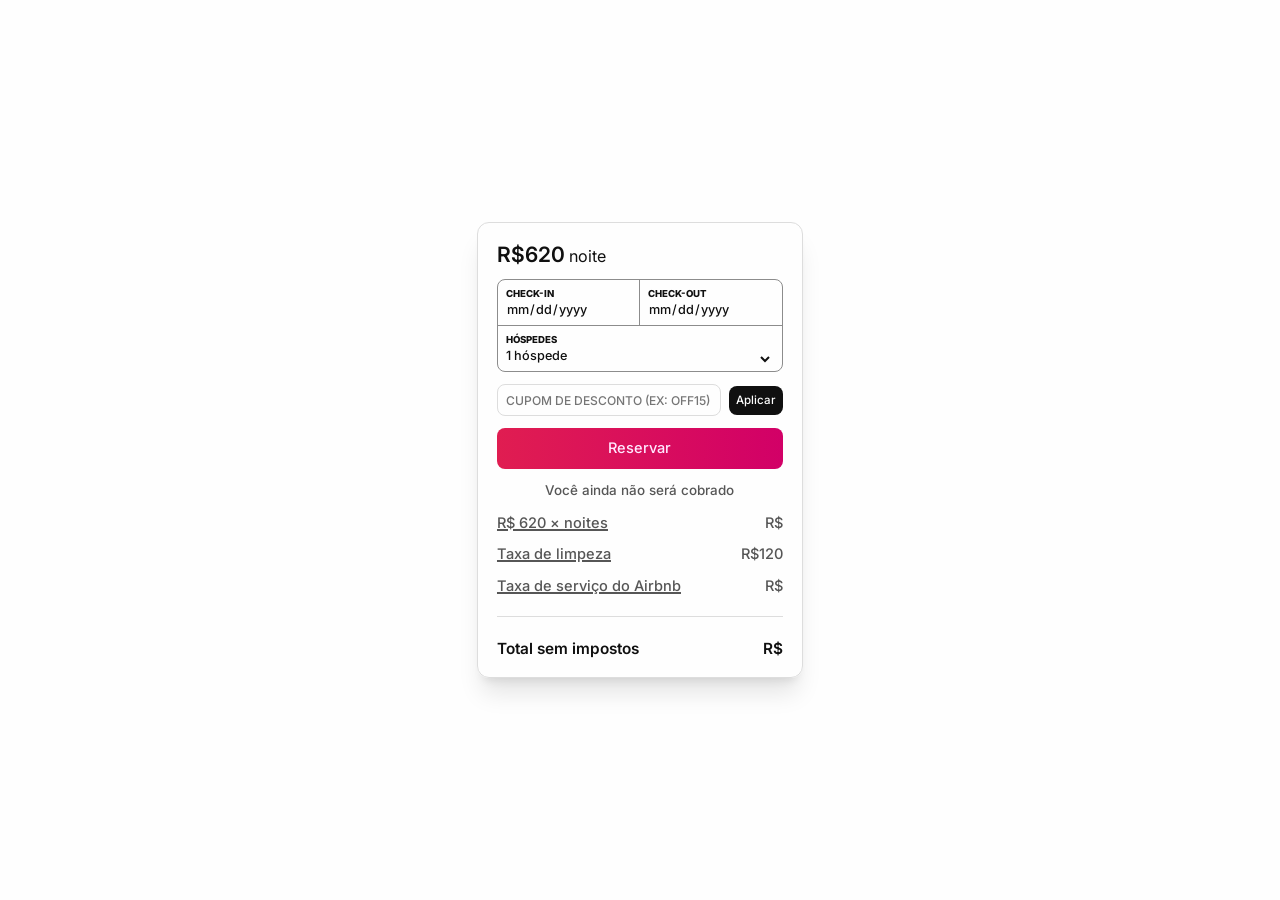
<file: Atividades/ATV - Airbnb/index.html>
<!DOCTYPE html>
<html lang="pt-br">
<head>
    <meta charset="UTF-8">
    <meta name="viewport" content="width=device-width, initial-scale=1.0">
    <title>Airbnb</title>
    <link rel="preconnect" href="https://fonts.googleapis.com">
    <link rel="preconnect" href="https://fonts.gstatic.com" crossorigin>
    <link href="https://fonts.googleapis.com/css2?family=Inter:ital,opsz,wght@0,14..32,100..900;1,14..32,100..900&display=swap" rel="stylesheet">
    <link rel="stylesheet" href="css/reset.css">
    <link rel="stylesheet" href="css/style.css">
</head>
<body>
    <main>
        <div class="container">
            <h1><span>R$</span><span class="diaria"></span> noite</h1>
            <form>
                <div class="check-in">
                    <label for="check-in">Check-in</label>
                    <input type="date" name="check-in" id="check-in" onclick="this.showPicker()">
                </div>
                <div class="check-out">
                    <label for="check-out">Check-out</label>
                    <input type="date" name="check-out" id="check-out" onclick="this.showPicker()">
                </div>
                <div class="hospedes" id="hospedes">
                    <label for="hospedes">Hóspedes</label>
                    <select name="hospedes" id="hospedes">
                        <option value="0">1 hóspede</option>
                        <option value="20">2 hóspedes</option>
                        <option value="40">3 hóspedes</option>
                        <option value="60">4 hóspedes</option>
                    </select>
                </div>
            </form>
            <div class="cupons">
                <input type="text" name="cupons" id="cupons" placeholder="Cupom de Desconto (EX: OFF15)" pattern="OFF\d{3}" maxlength="6">
                <button>Aplicar</button>
            </div> 
            <button class="reservar">Reservar</button>
            <p class="aviso">
                Você ainda não será cobrado
            </p>
            <ul>
                <li>
                    <span class="item">R$ <span class="diaria">620</span> &times; <span id="noites"></span> noites</span>
                    <span>R$<span id="valorDiaria"></span></span>
                </li>
                <li>
                    <span class="item">Taxa de limpeza</span>
                    <span>R$120</span>
                </li>
                <li>
                    <span class="item">Taxa de serviço do Airbnb</span>
                    <span>R$<span id="valorServico"></span></span>
                </li>
            </ul>
            <p class="total">
                <span>Total sem impostos</span>
                <span>R$<span id="valorTotal"></span></span>
            </p>
        </div>
    </main>
</body>
<script src="js/script.js"></script>
</html>
</file>
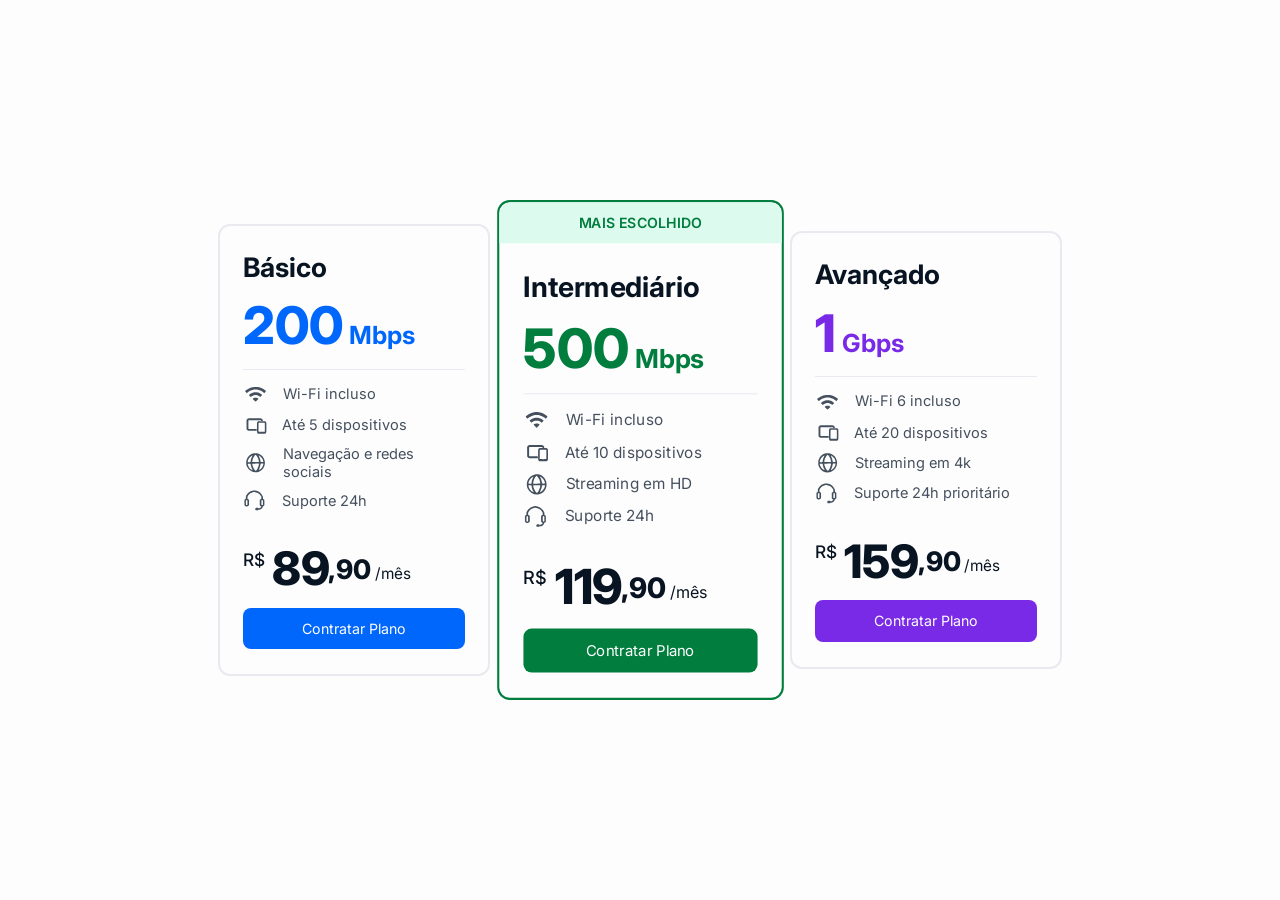
<file: Atividades/ATV - Cards/index.html>
<!DOCTYPE html>
<html lang="pt-br">
<head>
    <meta charset="UTF-8">
    <meta name="viewport" content="width=device-width, initial-scale=1.0">
    <title>Cards</title>
    <link rel="preconnect" href="https://fonts.googleapis.com">
    <link rel="preconnect" href="https://fonts.gstatic.com" crossorigin>
    <link href="https://fonts.googleapis.com/css2?family=Inter:ital,opsz,wght@0,14..32,100..900;1,14..32,100..900&display=swap" rel="stylesheet">
    <link rel="stylesheet" href="css/reset.css">
    <link rel="stylesheet" href="css/style.css">
</head>
<body>
    <main>
        <div class="container">
            <ul class="cards">
                <li class="card basico">
                    <div class="card-content">
                        <h1>Básico</h1>
                        <p class="velocidade basico">
                            <span>200</span> Mbps
                        </p>
                        <div>
                            <ul>
                                <li>
                                    <svg class="wifi" viewBox="0 0 508.000000 393.000000"><g transform="translate(0.000000,393.000000) scale(0.100000,-0.100000)"><path d="M2220 3559 c-489 -48 -974 -196 -1401 -428 -158 -86 -381 -233 -509 -336 -121 -97 -302 -265 -298 -276 2 -5 104 -110 227 -233 l224 -225 81 76 c392 365 893 620 1431 728 200 40 307 49 565 49 258 0 365 -9 565 -49 542 -109 1043 -364 1436 -733 l76 -71 224 225 c123 123 225 228 227 233 4 11 -178 180 -298 276 -52 42 -165 123 -250 179 -464 309 -955 490 -1540 572 -137 19 -618 27 -760 13z"/><path d="M2285 2249 c-383 -40 -814 -212 -1124 -449 -83 -63 -224 -187 -229 -201 -3 -7 397 -415 440 -448 15 -11 26 -6 85 49 92 83 268 200 383 253 137 64 225 94 368 124 114 24 148 27 332 27 184 0 218 -3 332 -27 69 -15 159 -39 200 -53 196 -71 408 -195 550 -324 36 -33 70 -60 75 -60 13 0 455 449 451 459 -6 15 -141 135 -223 197 -335 254 -737 413 -1144 454 -119 12 -379 11 -496 -1z"/><path d="M2422 949 c-76 -10 -193 -41 -272 -73 -65 -27 -202 -114 -265 -170 l-40 -35 335 -335 c262 -263 340 -336 360 -336 20 0 98 73 360 336 l335 335 -40 35 c-58 52 -195 141 -260 169 -104 46 -296 86 -405 83 -25 0 -73 -4 -108 -9z"/></g></svg>
                                    <p>Wi-Fi incluso</p>
                                </li>
                                <li>
                                    <svg class="dispositivos" viewBox="0 0 834.000000 567.000000"><g transform="translate(0.000000,567.000000) scale(0.100000,-0.100000)"><path d="M1760 5040 c0 -5 -18 -10 -40 -10 -22 0 -40 -4 -40 -10 0 -5 -18 -10 -40 -10 -22 0 -40 -4 -40 -10 0 -5 -9 -10 -20 -10 -11 0 -20 -4 -20 -10 0 -5 -9 -10 -20 -10 -11 0 -20 -4 -20 -10 0 -5 -9 -10 -20 -10 -11 0 -20 -4 -20 -10 0 -5 -9 -10 -20 -10 -11 0 -20 -4 -20 -10 0 -5 -8 -10 -18 -10 -10 0 -24 -9 -32 -20 -8 -11 -20 -20 -27 -20 -17 0 -143 -126 -143 -143 0 -7 -9 -19 -20 -27 -11 -8 -20 -22 -20 -32 0 -10 -4 -18 -10 -18 -5 0 -10 -9 -10 -20 0 -11 -4 -20 -10 -20 -5 0 -10 -9 -10 -20 0 -11 -4 -20 -10 -20 -5 0 -10 -13 -10 -30 0 -16 -4 -30 -10 -30 -5 0 -10 -22 -10 -50 0 -27 -4 -50 -10 -50 -5 0 -10 -18 -10 -40 0 -22 5 -40 10 -40 7 0 10 -447 10 -1320 0 -873 3 -1320 10 -1320 6 0 10 -13 10 -30 0 -16 5 -30 10 -30 6 0 10 -9 10 -20 0 -11 5 -20 10 -20 6 0 10 -7 10 -16 0 -9 14 -29 30 -44 17 -15 30 -33 30 -39 0 -17 147 -161 165 -161 8 0 15 -4 15 -10 0 -5 8 -10 18 -10 10 0 24 -9 32 -20 8 -11 22 -20 32 -20 10 0 18 -4 18 -10 0 -5 14 -10 30 -10 17 0 30 -4 30 -10 0 -5 9 -10 20 -10 11 0 20 -4 20 -10 0 -5 14 -10 30 -10 17 0 30 -4 30 -10 0 -5 18 -10 40 -10 22 0 40 -4 40 -10 0 -6 40 -10 100 -10 60 0 100 -4 100 -10 0 -7 375 -10 1105 -10 l1106 0 34 35 c19 19 35 40 35 47 0 8 9 20 20 28 12 8 20 26 20 42 0 15 5 28 10 28 6 0 10 22 10 49 0 30 5 52 13 55 10 5 10 7 0 12 -8 3 -13 25 -13 55 0 27 -4 49 -10 49 -5 0 -10 13 -10 28 0 16 -8 34 -20 42 -11 8 -20 20 -20 28 0 7 -11 24 -25 37 l-24 25 -1176 0 c-777 0 -1175 3 -1175 10 0 6 -9 10 -20 10 -11 0 -20 5 -20 10 0 6 -7 10 -15 10 -9 0 -31 16 -50 35 l-35 34 0 1266 c0 837 3 1265 10 1265 6 0 10 12 10 26 0 35 22 54 64 54 20 0 36 5 36 10 0 7 627 10 1860 10 1233 0 1860 -3 1860 -10 0 -5 12 -10 26 -10 36 0 54 -22 54 -70 0 -33 6 -47 35 -75 19 -19 40 -35 47 -35 8 0 20 -9 28 -20 8 -12 26 -20 42 -20 15 0 28 -4 28 -10 0 -5 22 -10 49 -10 30 0 52 -5 55 -12 5 -10 7 -10 12 0 3 7 25 12 55 12 27 0 49 5 49 10 0 6 13 10 28 10 16 0 34 8 42 20 8 11 20 20 28 20 7 0 24 11 37 25 23 22 25 32 25 120 0 57 -4 95 -10 95 -5 0 -10 14 -10 30 0 17 -4 30 -10 30 -5 0 -10 14 -10 30 0 17 -4 30 -10 30 -5 0 -10 8 -10 18 0 10 -9 24 -20 32 -11 8 -20 20 -20 27 0 17 -166 183 -183 183 -7 0 -19 9 -27 20 -8 11 -22 20 -32 20 -10 0 -18 5 -18 10 0 6 -9 10 -20 10 -11 0 -20 5 -20 10 0 6 -9 10 -20 10 -11 0 -20 5 -20 10 0 6 -9 10 -20 10 -11 0 -20 5 -20 10 0 6 -13 10 -30 10 -16 0 -30 5 -30 10 0 6 -13 10 -30 10 -16 0 -30 5 -30 10 0 6 -22 10 -50 10 -27 0 -50 5 -50 10 0 7 -623 10 -1850 10 -1227 0 -1850 -3 -1850 -10z"/><path d="M4740 4140 c0 -5 -9 -10 -20 -10 -11 0 -20 -4 -20 -10 0 -5 -12 -10 -26 -10 -16 0 -37 -12 -54 -30 -15 -16 -33 -30 -39 -30 -15 0 -61 -46 -61 -61 0 -6 -13 -24 -30 -39 -16 -15 -30 -35 -30 -44 0 -9 -4 -16 -10 -16 -5 0 -10 -9 -10 -20 0 -11 -4 -20 -10 -20 -5 0 -10 -9 -10 -20 0 -11 -4 -20 -10 -20 -5 0 -10 -9 -10 -20 0 -11 -4 -20 -10 -20 -5 0 -10 -13 -10 -30 0 -16 -4 -30 -10 -30 -5 0 -10 -18 -10 -40 0 -22 -4 -40 -10 -40 -6 0 -10 -30 -10 -70 0 -40 -4 -70 -10 -70 -5 0 -10 -22 -10 -50 0 -27 5 -50 10 -50 7 0 10 -177 10 -510 0 -333 -3 -510 -10 -510 -6 0 -10 -100 -10 -280 0 -180 4 -280 10 -280 7 0 10 -180 10 -520 0 -340 3 -520 10 -520 6 0 10 -18 10 -40 0 -22 5 -40 10 -40 6 0 10 -13 10 -30 0 -16 5 -30 10 -30 6 0 10 -9 10 -20 0 -11 5 -20 10 -20 6 0 10 -13 10 -28 0 -16 8 -34 20 -42 11 -8 20 -21 20 -30 0 -9 9 -22 20 -30 11 -8 20 -20 20 -28 0 -16 65 -82 81 -82 6 0 24 -13 39 -30 15 -16 35 -30 44 -30 9 0 16 -4 16 -10 0 -5 14 -10 30 -10 17 0 30 -4 30 -10 0 -7 357 -10 1050 -10 693 0 1050 3 1050 10 0 6 14 10 30 10 17 0 30 5 30 10 0 6 8 10 18 10 10 0 24 9 32 20 8 11 20 20 27 20 19 0 143 126 143 145 0 8 5 15 10 15 6 0 10 8 10 18 0 10 9 24 20 32 12 8 20 26 20 42 0 15 5 28 10 28 6 0 10 9 10 20 0 11 5 20 10 20 6 0 10 14 10 30 0 17 5 30 10 30 6 0 10 23 10 50 0 28 5 50 10 50 7 0 10 470 10 1390 0 920 -3 1390 -10 1390 -5 0 -10 23 -10 50 0 28 -4 50 -10 50 -5 0 -10 14 -10 30 0 17 -4 30 -10 30 -5 0 -10 9 -10 20 0 11 -4 20 -10 20 -5 0 -10 13 -10 28 0 16 -8 34 -20 42 -11 8 -20 22 -20 32 0 10 -4 18 -10 18 -5 0 -10 7 -10 15 0 19 -124 145 -143 145 -7 0 -19 9 -27 20 -8 11 -22 20 -32 20 -10 0 -18 5 -18 10 0 6 -13 10 -30 10 -16 0 -30 5 -30 10 0 7 -357 10 -1050 10 -693 0 -1050 -3 -1050 -10z m1920 -500 c0 -5 11 -10 25 -10 29 0 75 -40 75 -65 0 -8 5 -15 10 -15 7 0 10 -433 10 -1280 0 -847 -3 -1280 -10 -1280 -5 0 -10 -7 -10 -15 0 -20 -45 -65 -65 -65 -8 0 -15 -4 -15 -10 0 -7 -290 -10 -850 -10 -560 0 -850 3 -850 10 0 6 -22 10 -50 10 -27 0 -50 5 -50 10 0 6 -7 10 -16 10 -46 0 -44 -54 -44 1330 l0 1301 35 34 c21 22 44 35 60 35 14 0 25 5 25 10 0 7 293 10 860 10 567 0 860 -3 860 -10z"/></g></svg>
                                    <p>Até 5 dispositivos</p>
                                </li>
                                <li>
                                    <svg class="web" viewBox="0 0 208.000000 206.000000"><g transform="translate(0.000000,206.000000) scale(0.100000,-0.100000)"><path d="M875 1945 c-342 -65 -618 -318 -721 -662 -21 -71 -27 -116 -31 -229 -7 -197 17 -314 98 -478 209 -420 686 -621 1122 -472 240 82 424 247 537 481 62 126 89 231 97 366 27 490 -305 914 -781 999 -80 14 -235 11 -321 -5z m228 -184 c58 -62 138 -183 183 -278 38 -80 80 -236 90 -330 6 -54 5 -61 -12 -66 -41 -12 -589 -19 -616 -8 -24 9 -28 16 -28 48 0 43 32 193 56 268 49 148 220 415 267 415 8 0 35 -22 60 -49z m-392 -112 c-79 -149 -151 -392 -151 -512 0 -26 -6 -49 -14 -56 -9 -8 -56 -11 -142 -9 -152 4 -148 -1 -115 131 48 187 154 345 310 458 57 42 134 80 144 70 4 -4 -10 -41 -32 -82z m743 39 c89 -52 219 -183 269 -268 65 -112 117 -311 86 -331 -22 -14 -223 -11 -241 4 -10 7 -24 58 -38 137 -27 149 -64 261 -131 391 -27 52 -49 98 -49 102 0 17 39 4 104 -35z m-85 -767 c47 -30 -44 -358 -145 -521 -64 -104 -125 -178 -152 -186 -28 -8 -46 7 -121 101 -68 85 -132 206 -172 323 -33 96 -62 243 -53 267 5 12 45 15 253 18 135 1 275 3 311 5 36 1 72 -2 79 -7z m451 -29 c0 -52 -35 -175 -71 -248 -65 -131 -188 -260 -327 -341 -67 -39 -69 -21 -13 98 68 142 106 262 127 399 9 63 22 118 28 122 6 4 66 8 134 8 l122 0 0 -38z m-1273 16 c6 -7 20 -67 32 -132 28 -149 46 -204 123 -367 34 -71 59 -131 56 -134 -7 -8 -76 23 -132 59 -124 79 -213 185 -287 339 -39 82 -72 206 -62 233 7 19 256 21 270 2z"/></g></svg>
                                    <p>Navegação e redes sociais</p>
                                </li>
                                <li>
                                    <svg class="suporte" viewBox="0 0 834.000000 567.000000"><g transform="translate(0.000000,567.000000) scale(0.100000,-0.100000)"><path d="M3890 5345 c-655 -91 -1237 -466 -1626 -1047 -112 -167 -228 -392 -249 -483 -14 -59 -15 -107 -9 -310 6 -197 4 -246 -7 -267 -18 -32 -91 -88 -166 -127 -79 -40 -146 -112 -169 -181 -18 -51 -19 -96 -19 -690 0 -633 0 -635 22 -680 31 -64 165 -176 280 -234 113 -56 304 -83 387 -53 23 8 70 20 106 27 105 19 215 85 311 186 82 87 79 56 79 734 0 648 -3 688 -54 768 -30 47 -142 134 -248 193 -46 26 -88 57 -95 70 -9 16 -13 81 -13 204 0 310 33 412 214 666 288 405 702 675 1191 779 129 27 437 38 582 21 644 -80 1194 -474 1490 -1069 l68 -136 3 -220 c2 -166 0 -227 -10 -245 -7 -14 -50 -45 -97 -70 -111 -61 -238 -165 -270 -221 l-26 -45 0 -645 c0 -355 4 -662 8 -682 18 -86 220 -253 341 -282 27 -7 28 -9 22 -52 -7 -55 -20 -80 -88 -171 -42 -57 -74 -85 -153 -138 -136 -91 -159 -104 -229 -125 -93 -28 -247 -30 -268 -4 -45 56 -68 72 -133 92 -122 38 -174 45 -264 38 -216 -18 -301 -58 -357 -169 -22 -43 -27 -70 -31 -158 -7 -143 8 -190 81 -253 74 -63 130 -76 318 -76 188 0 281 22 333 80 46 51 148 80 279 80 147 0 342 58 488 145 236 141 407 408 408 638 0 29 5 49 13 51 97 28 192 82 296 169 55 46 74 69 93 115 l23 57 0 640 c0 607 -1 642 -19 679 -28 60 -104 135 -169 167 -75 38 -148 94 -166 127 -11 22 -13 67 -7 245 l7 218 -37 92 c-58 147 -169 358 -259 492 -401 600 -975 971 -1645 1061 -130 17 -431 17 -560 -1z m-1500 -2485 c20 -20 20 -33 20 -590 0 -603 -1 -617 -45 -634 -24 -9 -298 -7 -312 2 -30 19 -33 70 -33 545 0 491 7 631 35 673 15 23 19 24 165 24 137 0 152 -2 170 -20z m3951 1 l24 -19 3 -559 c2 -307 0 -572 -3 -590 -11 -60 -20 -63 -191 -63 -141 0 -156 2 -174 20 -20 20 -20 30 -18 611 3 571 4 591 22 605 15 11 56 14 167 14 130 0 150 -2 170 -19z"/></g></svg>
                                    <p>Suporte 24h</p>
                                </li>
                            </ul>
                            <p>
                                <span>R$</span><span>89</span><span>,90</span><span>/mês</span>
                            </p>
                            <button class="basico">Contratar Plano</button>
                        </div>
                    </div>
                </li>
                <li class="card intermediario active">
                    <div class="card-header">
                        <p>Mais Escolhido</p>
                    </div>
                    <div class="card-content">
                        <h1>Intermediário</h1>
                        <p class="velocidade intermediario">
                            <span>500</span> Mbps
                        </p>
                        <div>
                            <ul>
                                <li>
                                    <svg class="wifi" viewBox="0 0 508.000000 393.000000"><g transform="translate(0.000000,393.000000) scale(0.100000,-0.100000)"><path d="M2220 3559 c-489 -48 -974 -196 -1401 -428 -158 -86 -381 -233 -509 -336 -121 -97 -302 -265 -298 -276 2 -5 104 -110 227 -233 l224 -225 81 76 c392 365 893 620 1431 728 200 40 307 49 565 49 258 0 365 -9 565 -49 542 -109 1043 -364 1436 -733 l76 -71 224 225 c123 123 225 228 227 233 4 11 -178 180 -298 276 -52 42 -165 123 -250 179 -464 309 -955 490 -1540 572 -137 19 -618 27 -760 13z"/><path d="M2285 2249 c-383 -40 -814 -212 -1124 -449 -83 -63 -224 -187 -229 -201 -3 -7 397 -415 440 -448 15 -11 26 -6 85 49 92 83 268 200 383 253 137 64 225 94 368 124 114 24 148 27 332 27 184 0 218 -3 332 -27 69 -15 159 -39 200 -53 196 -71 408 -195 550 -324 36 -33 70 -60 75 -60 13 0 455 449 451 459 -6 15 -141 135 -223 197 -335 254 -737 413 -1144 454 -119 12 -379 11 -496 -1z"/><path d="M2422 949 c-76 -10 -193 -41 -272 -73 -65 -27 -202 -114 -265 -170 l-40 -35 335 -335 c262 -263 340 -336 360 -336 20 0 98 73 360 336 l335 335 -40 35 c-58 52 -195 141 -260 169 -104 46 -296 86 -405 83 -25 0 -73 -4 -108 -9z"/></g></svg>
                                    <p>Wi-Fi incluso</p>
                                </li>
                                <li>
                                    <svg class="dispositivos" viewBox="0 0 834.000000 567.000000"><g transform="translate(0.000000,567.000000) scale(0.100000,-0.100000)"><path d="M1760 5040 c0 -5 -18 -10 -40 -10 -22 0 -40 -4 -40 -10 0 -5 -18 -10 -40 -10 -22 0 -40 -4 -40 -10 0 -5 -9 -10 -20 -10 -11 0 -20 -4 -20 -10 0 -5 -9 -10 -20 -10 -11 0 -20 -4 -20 -10 0 -5 -9 -10 -20 -10 -11 0 -20 -4 -20 -10 0 -5 -9 -10 -20 -10 -11 0 -20 -4 -20 -10 0 -5 -8 -10 -18 -10 -10 0 -24 -9 -32 -20 -8 -11 -20 -20 -27 -20 -17 0 -143 -126 -143 -143 0 -7 -9 -19 -20 -27 -11 -8 -20 -22 -20 -32 0 -10 -4 -18 -10 -18 -5 0 -10 -9 -10 -20 0 -11 -4 -20 -10 -20 -5 0 -10 -9 -10 -20 0 -11 -4 -20 -10 -20 -5 0 -10 -13 -10 -30 0 -16 -4 -30 -10 -30 -5 0 -10 -22 -10 -50 0 -27 -4 -50 -10 -50 -5 0 -10 -18 -10 -40 0 -22 5 -40 10 -40 7 0 10 -447 10 -1320 0 -873 3 -1320 10 -1320 6 0 10 -13 10 -30 0 -16 5 -30 10 -30 6 0 10 -9 10 -20 0 -11 5 -20 10 -20 6 0 10 -7 10 -16 0 -9 14 -29 30 -44 17 -15 30 -33 30 -39 0 -17 147 -161 165 -161 8 0 15 -4 15 -10 0 -5 8 -10 18 -10 10 0 24 -9 32 -20 8 -11 22 -20 32 -20 10 0 18 -4 18 -10 0 -5 14 -10 30 -10 17 0 30 -4 30 -10 0 -5 9 -10 20 -10 11 0 20 -4 20 -10 0 -5 14 -10 30 -10 17 0 30 -4 30 -10 0 -5 18 -10 40 -10 22 0 40 -4 40 -10 0 -6 40 -10 100 -10 60 0 100 -4 100 -10 0 -7 375 -10 1105 -10 l1106 0 34 35 c19 19 35 40 35 47 0 8 9 20 20 28 12 8 20 26 20 42 0 15 5 28 10 28 6 0 10 22 10 49 0 30 5 52 13 55 10 5 10 7 0 12 -8 3 -13 25 -13 55 0 27 -4 49 -10 49 -5 0 -10 13 -10 28 0 16 -8 34 -20 42 -11 8 -20 20 -20 28 0 7 -11 24 -25 37 l-24 25 -1176 0 c-777 0 -1175 3 -1175 10 0 6 -9 10 -20 10 -11 0 -20 5 -20 10 0 6 -7 10 -15 10 -9 0 -31 16 -50 35 l-35 34 0 1266 c0 837 3 1265 10 1265 6 0 10 12 10 26 0 35 22 54 64 54 20 0 36 5 36 10 0 7 627 10 1860 10 1233 0 1860 -3 1860 -10 0 -5 12 -10 26 -10 36 0 54 -22 54 -70 0 -33 6 -47 35 -75 19 -19 40 -35 47 -35 8 0 20 -9 28 -20 8 -12 26 -20 42 -20 15 0 28 -4 28 -10 0 -5 22 -10 49 -10 30 0 52 -5 55 -12 5 -10 7 -10 12 0 3 7 25 12 55 12 27 0 49 5 49 10 0 6 13 10 28 10 16 0 34 8 42 20 8 11 20 20 28 20 7 0 24 11 37 25 23 22 25 32 25 120 0 57 -4 95 -10 95 -5 0 -10 14 -10 30 0 17 -4 30 -10 30 -5 0 -10 14 -10 30 0 17 -4 30 -10 30 -5 0 -10 8 -10 18 0 10 -9 24 -20 32 -11 8 -20 20 -20 27 0 17 -166 183 -183 183 -7 0 -19 9 -27 20 -8 11 -22 20 -32 20 -10 0 -18 5 -18 10 0 6 -9 10 -20 10 -11 0 -20 5 -20 10 0 6 -9 10 -20 10 -11 0 -20 5 -20 10 0 6 -9 10 -20 10 -11 0 -20 5 -20 10 0 6 -13 10 -30 10 -16 0 -30 5 -30 10 0 6 -13 10 -30 10 -16 0 -30 5 -30 10 0 6 -22 10 -50 10 -27 0 -50 5 -50 10 0 7 -623 10 -1850 10 -1227 0 -1850 -3 -1850 -10z"/><path d="M4740 4140 c0 -5 -9 -10 -20 -10 -11 0 -20 -4 -20 -10 0 -5 -12 -10 -26 -10 -16 0 -37 -12 -54 -30 -15 -16 -33 -30 -39 -30 -15 0 -61 -46 -61 -61 0 -6 -13 -24 -30 -39 -16 -15 -30 -35 -30 -44 0 -9 -4 -16 -10 -16 -5 0 -10 -9 -10 -20 0 -11 -4 -20 -10 -20 -5 0 -10 -9 -10 -20 0 -11 -4 -20 -10 -20 -5 0 -10 -9 -10 -20 0 -11 -4 -20 -10 -20 -5 0 -10 -13 -10 -30 0 -16 -4 -30 -10 -30 -5 0 -10 -18 -10 -40 0 -22 -4 -40 -10 -40 -6 0 -10 -30 -10 -70 0 -40 -4 -70 -10 -70 -5 0 -10 -22 -10 -50 0 -27 5 -50 10 -50 7 0 10 -177 10 -510 0 -333 -3 -510 -10 -510 -6 0 -10 -100 -10 -280 0 -180 4 -280 10 -280 7 0 10 -180 10 -520 0 -340 3 -520 10 -520 6 0 10 -18 10 -40 0 -22 5 -40 10 -40 6 0 10 -13 10 -30 0 -16 5 -30 10 -30 6 0 10 -9 10 -20 0 -11 5 -20 10 -20 6 0 10 -13 10 -28 0 -16 8 -34 20 -42 11 -8 20 -21 20 -30 0 -9 9 -22 20 -30 11 -8 20 -20 20 -28 0 -16 65 -82 81 -82 6 0 24 -13 39 -30 15 -16 35 -30 44 -30 9 0 16 -4 16 -10 0 -5 14 -10 30 -10 17 0 30 -4 30 -10 0 -7 357 -10 1050 -10 693 0 1050 3 1050 10 0 6 14 10 30 10 17 0 30 5 30 10 0 6 8 10 18 10 10 0 24 9 32 20 8 11 20 20 27 20 19 0 143 126 143 145 0 8 5 15 10 15 6 0 10 8 10 18 0 10 9 24 20 32 12 8 20 26 20 42 0 15 5 28 10 28 6 0 10 9 10 20 0 11 5 20 10 20 6 0 10 14 10 30 0 17 5 30 10 30 6 0 10 23 10 50 0 28 5 50 10 50 7 0 10 470 10 1390 0 920 -3 1390 -10 1390 -5 0 -10 23 -10 50 0 28 -4 50 -10 50 -5 0 -10 14 -10 30 0 17 -4 30 -10 30 -5 0 -10 9 -10 20 0 11 -4 20 -10 20 -5 0 -10 13 -10 28 0 16 -8 34 -20 42 -11 8 -20 22 -20 32 0 10 -4 18 -10 18 -5 0 -10 7 -10 15 0 19 -124 145 -143 145 -7 0 -19 9 -27 20 -8 11 -22 20 -32 20 -10 0 -18 5 -18 10 0 6 -13 10 -30 10 -16 0 -30 5 -30 10 0 7 -357 10 -1050 10 -693 0 -1050 -3 -1050 -10z m1920 -500 c0 -5 11 -10 25 -10 29 0 75 -40 75 -65 0 -8 5 -15 10 -15 7 0 10 -433 10 -1280 0 -847 -3 -1280 -10 -1280 -5 0 -10 -7 -10 -15 0 -20 -45 -65 -65 -65 -8 0 -15 -4 -15 -10 0 -7 -290 -10 -850 -10 -560 0 -850 3 -850 10 0 6 -22 10 -50 10 -27 0 -50 5 -50 10 0 6 -7 10 -16 10 -46 0 -44 -54 -44 1330 l0 1301 35 34 c21 22 44 35 60 35 14 0 25 5 25 10 0 7 293 10 860 10 567 0 860 -3 860 -10z"/></g></svg>
                                    <p>Até 10 dispositivos</p>
                                </li>
                                <li>
                                    <svg class="web" viewBox="0 0 208.000000 206.000000"><g transform="translate(0.000000,206.000000) scale(0.100000,-0.100000)"><path d="M875 1945 c-342 -65 -618 -318 -721 -662 -21 -71 -27 -116 -31 -229 -7 -197 17 -314 98 -478 209 -420 686 -621 1122 -472 240 82 424 247 537 481 62 126 89 231 97 366 27 490 -305 914 -781 999 -80 14 -235 11 -321 -5z m228 -184 c58 -62 138 -183 183 -278 38 -80 80 -236 90 -330 6 -54 5 -61 -12 -66 -41 -12 -589 -19 -616 -8 -24 9 -28 16 -28 48 0 43 32 193 56 268 49 148 220 415 267 415 8 0 35 -22 60 -49z m-392 -112 c-79 -149 -151 -392 -151 -512 0 -26 -6 -49 -14 -56 -9 -8 -56 -11 -142 -9 -152 4 -148 -1 -115 131 48 187 154 345 310 458 57 42 134 80 144 70 4 -4 -10 -41 -32 -82z m743 39 c89 -52 219 -183 269 -268 65 -112 117 -311 86 -331 -22 -14 -223 -11 -241 4 -10 7 -24 58 -38 137 -27 149 -64 261 -131 391 -27 52 -49 98 -49 102 0 17 39 4 104 -35z m-85 -767 c47 -30 -44 -358 -145 -521 -64 -104 -125 -178 -152 -186 -28 -8 -46 7 -121 101 -68 85 -132 206 -172 323 -33 96 -62 243 -53 267 5 12 45 15 253 18 135 1 275 3 311 5 36 1 72 -2 79 -7z m451 -29 c0 -52 -35 -175 -71 -248 -65 -131 -188 -260 -327 -341 -67 -39 -69 -21 -13 98 68 142 106 262 127 399 9 63 22 118 28 122 6 4 66 8 134 8 l122 0 0 -38z m-1273 16 c6 -7 20 -67 32 -132 28 -149 46 -204 123 -367 34 -71 59 -131 56 -134 -7 -8 -76 23 -132 59 -124 79 -213 185 -287 339 -39 82 -72 206 -62 233 7 19 256 21 270 2z"/></g></svg>
                                    <p>Streaming em HD</p>
                                </li>
                                <li>
                                    <svg class="suporte" viewBox="0 0 834.000000 567.000000"><g transform="translate(0.000000,567.000000) scale(0.100000,-0.100000)"><path d="M3890 5345 c-655 -91 -1237 -466 -1626 -1047 -112 -167 -228 -392 -249 -483 -14 -59 -15 -107 -9 -310 6 -197 4 -246 -7 -267 -18 -32 -91 -88 -166 -127 -79 -40 -146 -112 -169 -181 -18 -51 -19 -96 -19 -690 0 -633 0 -635 22 -680 31 -64 165 -176 280 -234 113 -56 304 -83 387 -53 23 8 70 20 106 27 105 19 215 85 311 186 82 87 79 56 79 734 0 648 -3 688 -54 768 -30 47 -142 134 -248 193 -46 26 -88 57 -95 70 -9 16 -13 81 -13 204 0 310 33 412 214 666 288 405 702 675 1191 779 129 27 437 38 582 21 644 -80 1194 -474 1490 -1069 l68 -136 3 -220 c2 -166 0 -227 -10 -245 -7 -14 -50 -45 -97 -70 -111 -61 -238 -165 -270 -221 l-26 -45 0 -645 c0 -355 4 -662 8 -682 18 -86 220 -253 341 -282 27 -7 28 -9 22 -52 -7 -55 -20 -80 -88 -171 -42 -57 -74 -85 -153 -138 -136 -91 -159 -104 -229 -125 -93 -28 -247 -30 -268 -4 -45 56 -68 72 -133 92 -122 38 -174 45 -264 38 -216 -18 -301 -58 -357 -169 -22 -43 -27 -70 -31 -158 -7 -143 8 -190 81 -253 74 -63 130 -76 318 -76 188 0 281 22 333 80 46 51 148 80 279 80 147 0 342 58 488 145 236 141 407 408 408 638 0 29 5 49 13 51 97 28 192 82 296 169 55 46 74 69 93 115 l23 57 0 640 c0 607 -1 642 -19 679 -28 60 -104 135 -169 167 -75 38 -148 94 -166 127 -11 22 -13 67 -7 245 l7 218 -37 92 c-58 147 -169 358 -259 492 -401 600 -975 971 -1645 1061 -130 17 -431 17 -560 -1z m-1500 -2485 c20 -20 20 -33 20 -590 0 -603 -1 -617 -45 -634 -24 -9 -298 -7 -312 2 -30 19 -33 70 -33 545 0 491 7 631 35 673 15 23 19 24 165 24 137 0 152 -2 170 -20z m3951 1 l24 -19 3 -559 c2 -307 0 -572 -3 -590 -11 -60 -20 -63 -191 -63 -141 0 -156 2 -174 20 -20 20 -20 30 -18 611 3 571 4 591 22 605 15 11 56 14 167 14 130 0 150 -2 170 -19z"/></g></svg>
                                    <p>Suporte 24h</p>
                                </li>
                            </ul>
                            <p>
                                <span>R$</span><span>119</span><span>,90</span><span>/mês</span>
                            </p>
                            <button class="intermediario">Contratar Plano</button>
                        </div>
                    </div>
                </li>
                <li class="card avancado">
                    <div class="card-content">
                        <h1>Avançado</h1>
                        <p class="velocidade avancado">
                            <span>1</span> Gbps
                        </p>
                        <div>
                            <ul>
                                <li>
                                    <svg class="wifi" viewBox="0 0 508.000000 393.000000"><g transform="translate(0.000000,393.000000) scale(0.100000,-0.100000)"><path d="M2220 3559 c-489 -48 -974 -196 -1401 -428 -158 -86 -381 -233 -509 -336 -121 -97 -302 -265 -298 -276 2 -5 104 -110 227 -233 l224 -225 81 76 c392 365 893 620 1431 728 200 40 307 49 565 49 258 0 365 -9 565 -49 542 -109 1043 -364 1436 -733 l76 -71 224 225 c123 123 225 228 227 233 4 11 -178 180 -298 276 -52 42 -165 123 -250 179 -464 309 -955 490 -1540 572 -137 19 -618 27 -760 13z"/><path d="M2285 2249 c-383 -40 -814 -212 -1124 -449 -83 -63 -224 -187 -229 -201 -3 -7 397 -415 440 -448 15 -11 26 -6 85 49 92 83 268 200 383 253 137 64 225 94 368 124 114 24 148 27 332 27 184 0 218 -3 332 -27 69 -15 159 -39 200 -53 196 -71 408 -195 550 -324 36 -33 70 -60 75 -60 13 0 455 449 451 459 -6 15 -141 135 -223 197 -335 254 -737 413 -1144 454 -119 12 -379 11 -496 -1z"/><path d="M2422 949 c-76 -10 -193 -41 -272 -73 -65 -27 -202 -114 -265 -170 l-40 -35 335 -335 c262 -263 340 -336 360 -336 20 0 98 73 360 336 l335 335 -40 35 c-58 52 -195 141 -260 169 -104 46 -296 86 -405 83 -25 0 -73 -4 -108 -9z"/></g></svg>
                                    <p>Wi-Fi 6 incluso</p>
                                </li>
                                <li>
                                    <svg class="dispositivos" viewBox="0 0 834.000000 567.000000"><g transform="translate(0.000000,567.000000) scale(0.100000,-0.100000)"><path d="M1760 5040 c0 -5 -18 -10 -40 -10 -22 0 -40 -4 -40 -10 0 -5 -18 -10 -40 -10 -22 0 -40 -4 -40 -10 0 -5 -9 -10 -20 -10 -11 0 -20 -4 -20 -10 0 -5 -9 -10 -20 -10 -11 0 -20 -4 -20 -10 0 -5 -9 -10 -20 -10 -11 0 -20 -4 -20 -10 0 -5 -9 -10 -20 -10 -11 0 -20 -4 -20 -10 0 -5 -8 -10 -18 -10 -10 0 -24 -9 -32 -20 -8 -11 -20 -20 -27 -20 -17 0 -143 -126 -143 -143 0 -7 -9 -19 -20 -27 -11 -8 -20 -22 -20 -32 0 -10 -4 -18 -10 -18 -5 0 -10 -9 -10 -20 0 -11 -4 -20 -10 -20 -5 0 -10 -9 -10 -20 0 -11 -4 -20 -10 -20 -5 0 -10 -13 -10 -30 0 -16 -4 -30 -10 -30 -5 0 -10 -22 -10 -50 0 -27 -4 -50 -10 -50 -5 0 -10 -18 -10 -40 0 -22 5 -40 10 -40 7 0 10 -447 10 -1320 0 -873 3 -1320 10 -1320 6 0 10 -13 10 -30 0 -16 5 -30 10 -30 6 0 10 -9 10 -20 0 -11 5 -20 10 -20 6 0 10 -7 10 -16 0 -9 14 -29 30 -44 17 -15 30 -33 30 -39 0 -17 147 -161 165 -161 8 0 15 -4 15 -10 0 -5 8 -10 18 -10 10 0 24 -9 32 -20 8 -11 22 -20 32 -20 10 0 18 -4 18 -10 0 -5 14 -10 30 -10 17 0 30 -4 30 -10 0 -5 9 -10 20 -10 11 0 20 -4 20 -10 0 -5 14 -10 30 -10 17 0 30 -4 30 -10 0 -5 18 -10 40 -10 22 0 40 -4 40 -10 0 -6 40 -10 100 -10 60 0 100 -4 100 -10 0 -7 375 -10 1105 -10 l1106 0 34 35 c19 19 35 40 35 47 0 8 9 20 20 28 12 8 20 26 20 42 0 15 5 28 10 28 6 0 10 22 10 49 0 30 5 52 13 55 10 5 10 7 0 12 -8 3 -13 25 -13 55 0 27 -4 49 -10 49 -5 0 -10 13 -10 28 0 16 -8 34 -20 42 -11 8 -20 20 -20 28 0 7 -11 24 -25 37 l-24 25 -1176 0 c-777 0 -1175 3 -1175 10 0 6 -9 10 -20 10 -11 0 -20 5 -20 10 0 6 -7 10 -15 10 -9 0 -31 16 -50 35 l-35 34 0 1266 c0 837 3 1265 10 1265 6 0 10 12 10 26 0 35 22 54 64 54 20 0 36 5 36 10 0 7 627 10 1860 10 1233 0 1860 -3 1860 -10 0 -5 12 -10 26 -10 36 0 54 -22 54 -70 0 -33 6 -47 35 -75 19 -19 40 -35 47 -35 8 0 20 -9 28 -20 8 -12 26 -20 42 -20 15 0 28 -4 28 -10 0 -5 22 -10 49 -10 30 0 52 -5 55 -12 5 -10 7 -10 12 0 3 7 25 12 55 12 27 0 49 5 49 10 0 6 13 10 28 10 16 0 34 8 42 20 8 11 20 20 28 20 7 0 24 11 37 25 23 22 25 32 25 120 0 57 -4 95 -10 95 -5 0 -10 14 -10 30 0 17 -4 30 -10 30 -5 0 -10 14 -10 30 0 17 -4 30 -10 30 -5 0 -10 8 -10 18 0 10 -9 24 -20 32 -11 8 -20 20 -20 27 0 17 -166 183 -183 183 -7 0 -19 9 -27 20 -8 11 -22 20 -32 20 -10 0 -18 5 -18 10 0 6 -9 10 -20 10 -11 0 -20 5 -20 10 0 6 -9 10 -20 10 -11 0 -20 5 -20 10 0 6 -9 10 -20 10 -11 0 -20 5 -20 10 0 6 -13 10 -30 10 -16 0 -30 5 -30 10 0 6 -13 10 -30 10 -16 0 -30 5 -30 10 0 6 -22 10 -50 10 -27 0 -50 5 -50 10 0 7 -623 10 -1850 10 -1227 0 -1850 -3 -1850 -10z"/><path d="M4740 4140 c0 -5 -9 -10 -20 -10 -11 0 -20 -4 -20 -10 0 -5 -12 -10 -26 -10 -16 0 -37 -12 -54 -30 -15 -16 -33 -30 -39 -30 -15 0 -61 -46 -61 -61 0 -6 -13 -24 -30 -39 -16 -15 -30 -35 -30 -44 0 -9 -4 -16 -10 -16 -5 0 -10 -9 -10 -20 0 -11 -4 -20 -10 -20 -5 0 -10 -9 -10 -20 0 -11 -4 -20 -10 -20 -5 0 -10 -9 -10 -20 0 -11 -4 -20 -10 -20 -5 0 -10 -13 -10 -30 0 -16 -4 -30 -10 -30 -5 0 -10 -18 -10 -40 0 -22 -4 -40 -10 -40 -6 0 -10 -30 -10 -70 0 -40 -4 -70 -10 -70 -5 0 -10 -22 -10 -50 0 -27 5 -50 10 -50 7 0 10 -177 10 -510 0 -333 -3 -510 -10 -510 -6 0 -10 -100 -10 -280 0 -180 4 -280 10 -280 7 0 10 -180 10 -520 0 -340 3 -520 10 -520 6 0 10 -18 10 -40 0 -22 5 -40 10 -40 6 0 10 -13 10 -30 0 -16 5 -30 10 -30 6 0 10 -9 10 -20 0 -11 5 -20 10 -20 6 0 10 -13 10 -28 0 -16 8 -34 20 -42 11 -8 20 -21 20 -30 0 -9 9 -22 20 -30 11 -8 20 -20 20 -28 0 -16 65 -82 81 -82 6 0 24 -13 39 -30 15 -16 35 -30 44 -30 9 0 16 -4 16 -10 0 -5 14 -10 30 -10 17 0 30 -4 30 -10 0 -7 357 -10 1050 -10 693 0 1050 3 1050 10 0 6 14 10 30 10 17 0 30 5 30 10 0 6 8 10 18 10 10 0 24 9 32 20 8 11 20 20 27 20 19 0 143 126 143 145 0 8 5 15 10 15 6 0 10 8 10 18 0 10 9 24 20 32 12 8 20 26 20 42 0 15 5 28 10 28 6 0 10 9 10 20 0 11 5 20 10 20 6 0 10 14 10 30 0 17 5 30 10 30 6 0 10 23 10 50 0 28 5 50 10 50 7 0 10 470 10 1390 0 920 -3 1390 -10 1390 -5 0 -10 23 -10 50 0 28 -4 50 -10 50 -5 0 -10 14 -10 30 0 17 -4 30 -10 30 -5 0 -10 9 -10 20 0 11 -4 20 -10 20 -5 0 -10 13 -10 28 0 16 -8 34 -20 42 -11 8 -20 22 -20 32 0 10 -4 18 -10 18 -5 0 -10 7 -10 15 0 19 -124 145 -143 145 -7 0 -19 9 -27 20 -8 11 -22 20 -32 20 -10 0 -18 5 -18 10 0 6 -13 10 -30 10 -16 0 -30 5 -30 10 0 7 -357 10 -1050 10 -693 0 -1050 -3 -1050 -10z m1920 -500 c0 -5 11 -10 25 -10 29 0 75 -40 75 -65 0 -8 5 -15 10 -15 7 0 10 -433 10 -1280 0 -847 -3 -1280 -10 -1280 -5 0 -10 -7 -10 -15 0 -20 -45 -65 -65 -65 -8 0 -15 -4 -15 -10 0 -7 -290 -10 -850 -10 -560 0 -850 3 -850 10 0 6 -22 10 -50 10 -27 0 -50 5 -50 10 0 6 -7 10 -16 10 -46 0 -44 -54 -44 1330 l0 1301 35 34 c21 22 44 35 60 35 14 0 25 5 25 10 0 7 293 10 860 10 567 0 860 -3 860 -10z"/></g></svg>
                                    <p>Até 20 dispositivos</p>
                                </li>
                                <li>
                                    <svg class="web" viewBox="0 0 208.000000 206.000000"><g transform="translate(0.000000,206.000000) scale(0.100000,-0.100000)"><path d="M875 1945 c-342 -65 -618 -318 -721 -662 -21 -71 -27 -116 -31 -229 -7 -197 17 -314 98 -478 209 -420 686 -621 1122 -472 240 82 424 247 537 481 62 126 89 231 97 366 27 490 -305 914 -781 999 -80 14 -235 11 -321 -5z m228 -184 c58 -62 138 -183 183 -278 38 -80 80 -236 90 -330 6 -54 5 -61 -12 -66 -41 -12 -589 -19 -616 -8 -24 9 -28 16 -28 48 0 43 32 193 56 268 49 148 220 415 267 415 8 0 35 -22 60 -49z m-392 -112 c-79 -149 -151 -392 -151 -512 0 -26 -6 -49 -14 -56 -9 -8 -56 -11 -142 -9 -152 4 -148 -1 -115 131 48 187 154 345 310 458 57 42 134 80 144 70 4 -4 -10 -41 -32 -82z m743 39 c89 -52 219 -183 269 -268 65 -112 117 -311 86 -331 -22 -14 -223 -11 -241 4 -10 7 -24 58 -38 137 -27 149 -64 261 -131 391 -27 52 -49 98 -49 102 0 17 39 4 104 -35z m-85 -767 c47 -30 -44 -358 -145 -521 -64 -104 -125 -178 -152 -186 -28 -8 -46 7 -121 101 -68 85 -132 206 -172 323 -33 96 -62 243 -53 267 5 12 45 15 253 18 135 1 275 3 311 5 36 1 72 -2 79 -7z m451 -29 c0 -52 -35 -175 -71 -248 -65 -131 -188 -260 -327 -341 -67 -39 -69 -21 -13 98 68 142 106 262 127 399 9 63 22 118 28 122 6 4 66 8 134 8 l122 0 0 -38z m-1273 16 c6 -7 20 -67 32 -132 28 -149 46 -204 123 -367 34 -71 59 -131 56 -134 -7 -8 -76 23 -132 59 -124 79 -213 185 -287 339 -39 82 -72 206 -62 233 7 19 256 21 270 2z"/></g></svg>
                                    <p>Streaming em 4k</p>
                                </li>
                                <li>
                                    <svg class="suporte" viewBox="0 0 834.000000 567.000000"><g transform="translate(0.000000,567.000000) scale(0.100000,-0.100000)"><path d="M3890 5345 c-655 -91 -1237 -466 -1626 -1047 -112 -167 -228 -392 -249 -483 -14 -59 -15 -107 -9 -310 6 -197 4 -246 -7 -267 -18 -32 -91 -88 -166 -127 -79 -40 -146 -112 -169 -181 -18 -51 -19 -96 -19 -690 0 -633 0 -635 22 -680 31 -64 165 -176 280 -234 113 -56 304 -83 387 -53 23 8 70 20 106 27 105 19 215 85 311 186 82 87 79 56 79 734 0 648 -3 688 -54 768 -30 47 -142 134 -248 193 -46 26 -88 57 -95 70 -9 16 -13 81 -13 204 0 310 33 412 214 666 288 405 702 675 1191 779 129 27 437 38 582 21 644 -80 1194 -474 1490 -1069 l68 -136 3 -220 c2 -166 0 -227 -10 -245 -7 -14 -50 -45 -97 -70 -111 -61 -238 -165 -270 -221 l-26 -45 0 -645 c0 -355 4 -662 8 -682 18 -86 220 -253 341 -282 27 -7 28 -9 22 -52 -7 -55 -20 -80 -88 -171 -42 -57 -74 -85 -153 -138 -136 -91 -159 -104 -229 -125 -93 -28 -247 -30 -268 -4 -45 56 -68 72 -133 92 -122 38 -174 45 -264 38 -216 -18 -301 -58 -357 -169 -22 -43 -27 -70 -31 -158 -7 -143 8 -190 81 -253 74 -63 130 -76 318 -76 188 0 281 22 333 80 46 51 148 80 279 80 147 0 342 58 488 145 236 141 407 408 408 638 0 29 5 49 13 51 97 28 192 82 296 169 55 46 74 69 93 115 l23 57 0 640 c0 607 -1 642 -19 679 -28 60 -104 135 -169 167 -75 38 -148 94 -166 127 -11 22 -13 67 -7 245 l7 218 -37 92 c-58 147 -169 358 -259 492 -401 600 -975 971 -1645 1061 -130 17 -431 17 -560 -1z m-1500 -2485 c20 -20 20 -33 20 -590 0 -603 -1 -617 -45 -634 -24 -9 -298 -7 -312 2 -30 19 -33 70 -33 545 0 491 7 631 35 673 15 23 19 24 165 24 137 0 152 -2 170 -20z m3951 1 l24 -19 3 -559 c2 -307 0 -572 -3 -590 -11 -60 -20 -63 -191 -63 -141 0 -156 2 -174 20 -20 20 -20 30 -18 611 3 571 4 591 22 605 15 11 56 14 167 14 130 0 150 -2 170 -19z"/></g></svg>
                                    <p>Suporte 24h prioritário</p>
                                </li>
                            </ul>
                            <p>
                                <span>R$</span><span>159</span><span>,90</span><span>/mês</span>
                            </p>
                            <button class="avancado">Contratar Plano</button>
                        </div>
                    </div>
                </li>
            </ul>
        </div>
    </main>
</body>
<script src="js/script.js"></script>
</html>
</file>
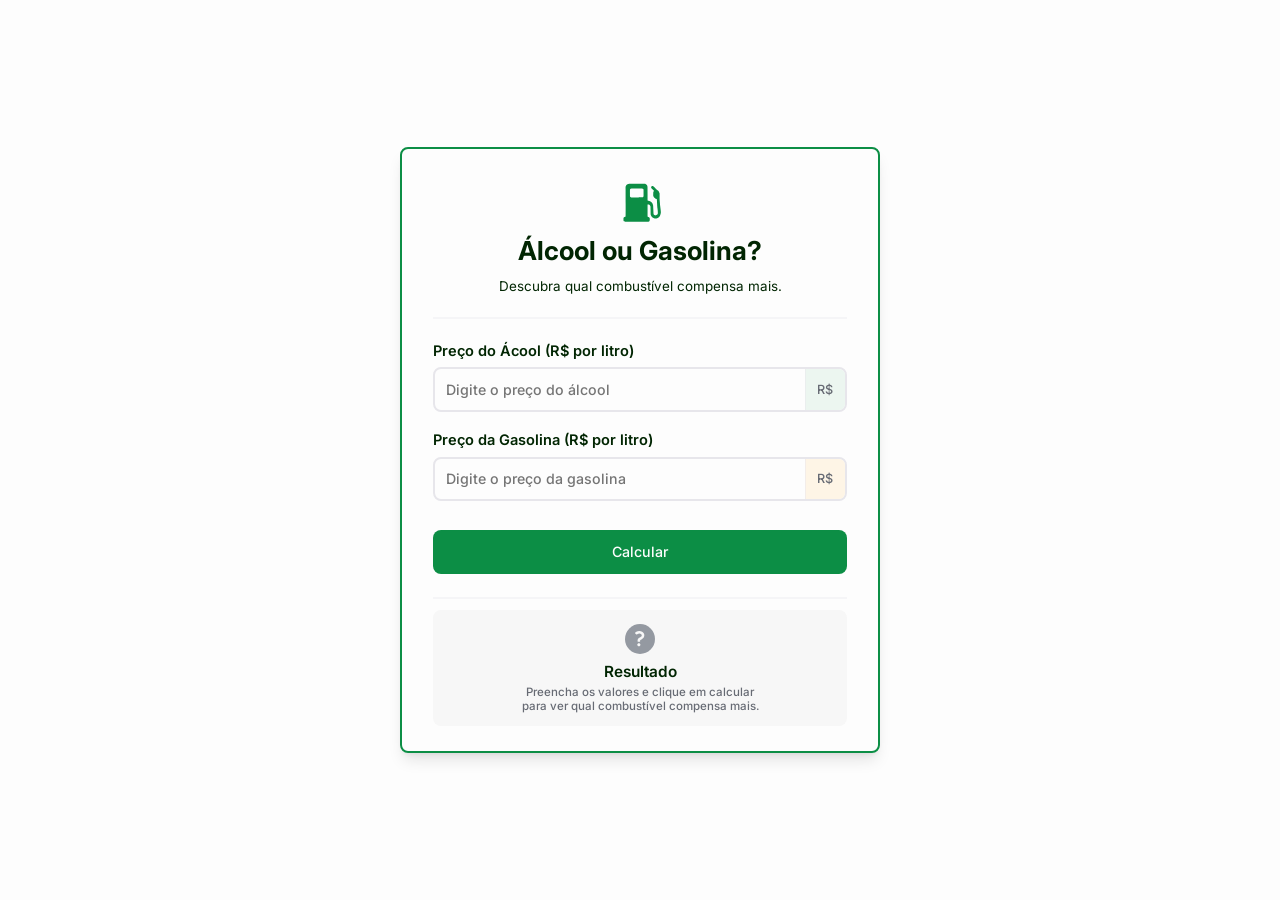
<file: Atividades/ATV - Combustível/index.html>
<!DOCTYPE html>
<html lang="pt-br">
<head>
    <meta charset="UTF-8">
    <meta name="viewport" content="width=device-width, initial-scale=1.0">
    <title>Combustível</title>
    <link rel="preconnect" href="https://fonts.googleapis.com">
    <link rel="preconnect" href="https://fonts.gstatic.com" crossorigin>
    <link href="https://fonts.googleapis.com/css2?family=Inter:ital,opsz,wght@0,14..32,100..900;1,14..32,100..900&display=swap" rel="stylesheet">
    <link rel="stylesheet" href="css/reset.css">
    <link rel="stylesheet" href="css/style.css">
</head>
<body>
    <main>
        <div class="container">
            <svg class="gasolina" viewBox="0 0 846.000000 635.000000"><g transform="translate(0.000000,635.000000) scale(0.100000,-0.100000)"><path d="M2560 5950 c-193 -24 -345 -161 -405 -365 -16 -54 -17 -95 -11 -435 3 -206 6 -1192 7 -2190 1 -1726 0 -1815 -17 -1827 -10 -7 -27 -13 -38 -13 -12 0 -55 -16 -96 -35 -160 -73 -173 -102 -168 -380 3 -177 4 -184 27 -208 28 -31 152 -93 212 -106 29 -7 620 -11 1699 -11 1600 0 1657 1 1712 20 72 24 160 79 175 111 30 64 43 132 43 233 0 230 -45 297 -220 331 -45 9 -68 30 -91 83 -18 42 -19 85 -19 896 l0 853 39 11 c53 16 73 15 151 -9 55 -16 79 -31 119 -70 53 -52 102 -142 120 -219 6 -27 12 -262 15 -580 5 -605 5 -611 80 -764 101 -208 290 -353 513 -396 98 -19 271 -8 369 24 226 73 412 273 474 510 35 130 48 174 54 184 4 6 11 57 16 114 9 94 6 139 -35 503 -24 220 -49 418 -55 440 -6 22 -29 276 -51 565 -39 502 -41 542 -39 921 l1 395 -41 125 c-56 170 -124 264 -230 319 -59 30 -258 221 -489 469 -143 153 -193 186 -289 197 l-64 7 -59 -59 c-48 -48 -60 -67 -70 -110 -8 -37 -9 -60 -1 -82 22 -63 94 -153 190 -235 91 -78 242 -236 242 -252 0 -4 -22 -31 -48 -60 -70 -77 -74 -95 -79 -370 -4 -209 -3 -247 13 -300 24 -80 95 -206 160 -281 45 -52 64 -65 122 -87 38 -14 87 -29 108 -32 61 -10 92 -25 110 -53 19 -29 44 -289 44 -462 1 -186 44 -773 70 -950 16 -111 22 -163 24 -221 2 -30 6 -61 10 -67 4 -7 10 -104 13 -216 7 -264 2 -289 -81 -372 -95 -94 -195 -131 -307 -113 -88 14 -183 73 -211 130 -29 61 -38 166 -58 714 -11 297 -23 558 -26 580 -6 40 -41 158 -72 244 -25 69 -103 181 -173 250 -118 115 -274 194 -444 227 -57 11 -98 24 -112 37 l-23 20 0 966 c-1 531 -5 999 -9 1039 -18 155 -133 307 -287 383 l-69 34 -1190 1 c-654 1 -1219 -2 -1255 -6z m1970 -670 c97 -13 191 -58 225 -108 l25 -37 0 -519 0 -520 -49 -47 c-92 -88 -43 -84 -956 -84 l-800 0 -55 26 c-63 30 -117 79 -128 117 -4 15 -7 250 -7 522 0 452 2 498 17 527 34 62 119 109 223 122 87 12 1415 12 1505 1z"/></g></svg>
            <h1>Álcool ou Gasolina?</h1>
            <h2>Descubra qual combustível compensa mais.</h2>
            <form action="#" method="post">
                <label for="alcool">Preço do Ácool (R$ por litro)</label>
                <div class="input-wraper">
                    <input type="number" name="alcool" id="alcool" placeholder="Digite o preço do álcool" step="any" required>
                    <label for="alcool">R$</label>
                </div>
                <label for="gasolina">Preço da Gasolina (R$ por litro)</label>
                <div class="input-wraper">
                    <input type="number" name="gasolina" id="gasolina" placeholder="Digite o preço da gasolina" step="any" required>
                    <label for="gasolina">R$</label>
                </div>
                <button type="submit">Calcular</button>
            </form>
            <div class="resultado">
                <div>
                    <svg viewBox="0 0 512 512"><g><path class="st0" d="M396.138,85.295c-13.172-25.037-33.795-45.898-59.342-61.03C311.26,9.2,280.435,0.001,246.98,0.001 c-41.238-0.102-75.5,10.642-101.359,25.521c-25.962,14.826-37.156,32.088-37.156,32.088c-4.363,3.786-6.824,9.294-6.721,15.056 c0.118,5.77,2.775,11.186,7.273,14.784l35.933,28.78c7.324,5.864,17.806,5.644,24.875-0.518c0,0,4.414-7.978,18.247-15.88 c13.91-7.85,31.945-14.173,58.908-14.258c23.517-0.051,44.022,8.725,58.016,20.717c6.952,5.941,12.145,12.594,15.328,18.68 c3.208,6.136,4.379,11.5,4.363,15.574c-0.068,13.766-2.742,22.77-6.603,30.442c-2.945,5.729-6.789,10.813-11.738,15.744 c-7.384,7.384-17.398,14.207-28.634,20.479c-11.245,6.348-23.365,11.932-35.612,18.68c-13.978,7.74-28.77,18.858-39.701,35.544 c-5.449,8.249-9.71,17.686-12.416,27.641c-2.742,9.964-3.98,20.412-3.98,31.071c0,11.372,0,20.708,0,20.708 c0,10.719,8.69,19.41,19.41,19.41h46.762c10.719,0,19.41-8.691,19.41-19.41c0,0,0-9.336,0-20.708c0-4.107,0.467-6.755,0.917-8.436 c0.773-2.512,1.206-3.14,2.47-4.668c1.29-1.452,3.895-3.674,8.698-6.331c7.019-3.946,18.298-9.276,31.07-16.176 c19.121-10.456,42.367-24.646,61.972-48.062c9.752-11.686,18.374-25.758,24.323-41.968c6.001-16.21,9.242-34.431,9.226-53.96 C410.243,120.761,404.879,101.971,396.138,85.295z"/><path class="st0" d="M228.809,406.44c-29.152,0-52.788,23.644-52.788,52.788c0,29.136,23.637,52.772,52.788,52.772 c29.136,0,52.763-23.636,52.763-52.772C281.572,430.084,257.945,406.44,228.809,406.44z"/></g></svg>
                </div>
                <h2>Resultado</h2>
                <p>
                    Preencha os valores e clique em calcular para ver qual combustível compensa mais.
                </p>
                <p class="razao">Razão</p>
            </div>
        </div>
    </main>
</body>
<script src="js/script.js"></script>
</html>
</file>
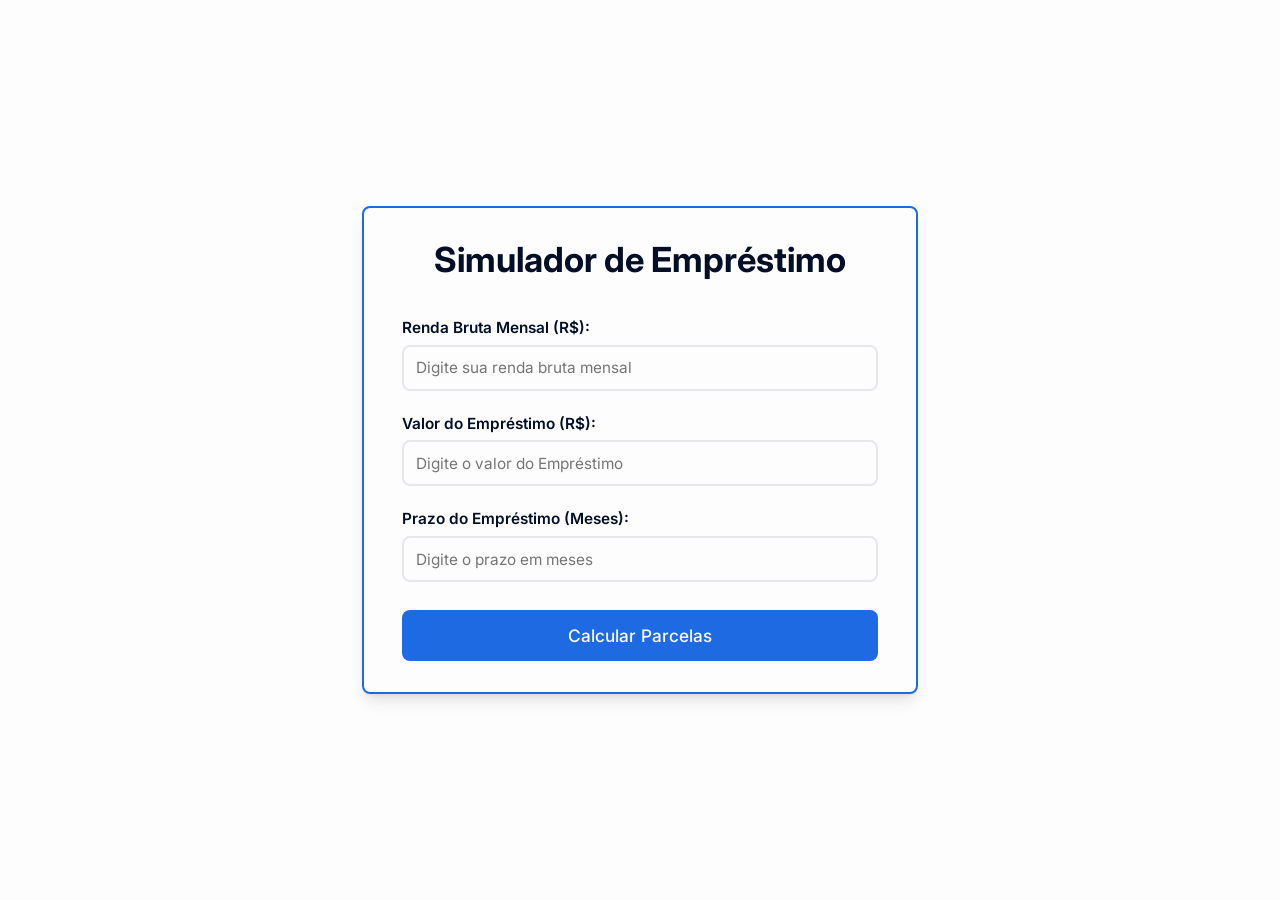
<file: Atividades/ATV - Empréstimo/index.html>
<!DOCTYPE html>
<html lang="pt-br">
<head>
    <meta charset="UTF-8">
    <meta name="viewport" content="width=device-width, initial-scale=1.0">
    <title>Empréstimo</title>
    <link rel="preconnect" href="https://fonts.googleapis.com">
    <link rel="preconnect" href="https://fonts.gstatic.com" crossorigin>
    <link href="https://fonts.googleapis.com/css2?family=Inter:ital,opsz,wght@0,14..32,100..900;1,14..32,100..900&display=swap" rel="stylesheet">
    <link rel="stylesheet" href="css/reset.css">
    <link rel="stylesheet" href="css/style.css">
</head>
<body>
    <main>
        <div class="container">
            <h1>Simulador de Empréstimo</h1>
            <form action="#" method="post">
                <label for="renda">Renda Bruta Mensal (R$):</label>
                <input type="number" name="renda" id="renda" placeholder="Digite sua renda bruta mensal" required>
                <label for="emprestimo">Valor do Empréstimo (R$):</label>
                <input type="number" name="emprestimo" id="emprestimo" placeholder="Digite o valor do Empréstimo" required>
                <label for="prazo">Prazo do Empréstimo (Meses):</label>
                <input type="number" name="prazo" id="prazo" placeholder="Digite o prazo em meses" required>
                <button type="submit">Calcular Parcelas</button>
            </form>
            <div class="resultado" hidden>
                <h2>Resultado</h2>
                <p></p>
            </div>
        </div>
    </main>
</body>
<script src="js/script.js"></script>
</html>
</file>
<file: Atividades/ATV - Airbnb/css/style.css>
/* ==== FORMATAÇÃO GERAL === */
html{
    font-size: clamp(1rem, 2vw + 0.8rem, 3rem);
    font-family: "Inter", sans-serif;
}
body {
    color: #101010;
    background-color: #fefefe;
    height: 100vh;
}

/* === Main === */
main {
    width: 100%;
    height: 100%;
    display: flex;
    justify-content: center;
    align-items: center;
}
main div.container {
    box-shadow: 0 20px 25px -5px #0000001a, 0 8px 10px -6px #0000001a;
    padding: 0.5rem;
    width: 8.5rem;
    border: 1px #dddddd solid;
    border-radius: 12px;
}
main div.container h1 {
    font-size: 0.42rem;
    font-weight: 400;
    margin-bottom: 0.3rem;
}
main div.container h1 span {
    font-size: 0.55rem;
    font-weight: 600;
}
main div.container form {
    font-size: 0.35rem;
    display: grid;
    grid-template-columns: 1fr 1fr;
    border: 1px #8c8c8c solid;
    border-radius: 8px;
    margin-bottom: 0.3rem;
}
main div.container form div {
    transition: 150ms ease-in-out;
}
main div.container form div:hover {
    background-color: #9499a11d;
}
main div.container form div.check-in {
    border-right: 1px #8c8c8c solid;
    border-radius: 8px 0 0 0;
}
main div.container form div.check-out {
    border-radius: 0 8px 0 0;
}
main div.container form div.hospedes {
    grid-column: 1 / span 2;
    border-top: 1px #8c8c8c solid;
    border-radius: 0 0 8px 8px;
}
main div.container form div label {
    text-transform: uppercase;
    font-size: 0.25rem;
    font-weight: 800;
    display: block;
    padding: 0.2rem 0.2rem 0 0.2rem;
    margin-bottom: 0.05rem;
    cursor: pointer;
}
main div.container form div input {
    font-size: 0.33rem;
    font-weight: 500;
    display: block;
    width: 100%;
    padding: 0 0.2rem 0.2rem 0.2rem;
    outline: none;
    transition: 100ms ease-in-out;
    cursor: pointer;
}
main div.container form div input::-webkit-calendar-picker-indicator {
  display: none;
  -webkit-appearance: none;
}
main div.container form div select {
    font-size: 0.33rem;
    font-weight: 500;
    display: block;
    width: 97%;
    padding: 0 0.2rem 0.2rem 0.1rem;
    outline: none;
    transition: 100ms ease-in-out;
    cursor: pointer;
}
main div.container div.cupons {
    display: flex;
    align-items: center;
    gap: 0.2rem;
}
main div.container div.cupons input {
    text-transform: uppercase;
    font-size: 0.315rem;
    font-weight: 500;
    display: block;
    width: 100%;
    padding: 0.2rem;
    outline: none;
    border: 1px #dddddd solid;
    border-radius: 8px;
}
main div.container div.cupons input:hover {
    border: 1px #8c8c8c solid;
}
main div.container div.cupons button {
    color: #fefefe;
    font-size: 0.3rem;
    font-weight: 500;
    width: auto;
    padding: 0.2rem;
    background-color: #101010;
    border-radius: 8px;
    cursor: pointer;
}
main div.container button.reservar {
    color: #ffe9ff;
    font-size: 0.38rem;
    font-weight: 500;
    padding: 0.3rem 0;
    width: 100%;
    background-image: linear-gradient(to right, #e01d51, #d20067);
    border-radius: 8px;
    cursor: pointer;
    margin-bottom: 0.35rem;
    transition: 50ms ease-in-out;
}
main div.container button.reservar:active {
    transform: scale(0.98);
}
main div.container p.aviso {
    text-align: center;
    font-size: 0.35rem;
    font-weight: 500;
    opacity: 0.7;
    margin-bottom: 0.4rem;
}
main div.container ul {
    font-size: 0.38rem;
    font-weight: 500;
    padding-bottom: 0.57rem;
    margin-bottom: 0.55rem;
    border-bottom: 1px #dddddd solid;
}
main div.container ul li {
    display: flex;
    justify-content: space-between;
    opacity: 0.7;
}
main div.container ul li:not(:nth-last-of-type(1)) {
    margin-bottom: 0.35rem;
}
main div.container ul li span.item {
    text-decoration: underline 1.5px;
}
main div.container p.total {
    display: flex;
    align-items: center;
    justify-content: space-between;
    font-size: 0.4rem;
    font-weight: 600;
}
</file>
<file: Atividades/ATV - Cards/css/style.css>
/* ==== FORMATAÇÃO GERAL === */
html{
    font-size: clamp(1rem, 2vw + 0.8rem, 3rem);
    font-family: "Inter", sans-serif;
}
body {
    color: #081422;
    background-color: #fdfdfd;
    height: 100vh;
}

/* === Main === */
main {
    width: 100%;
    height: 100%;
    display: flex;
    justify-content: center;
    align-items: center;
}
main div.container {
    padding: 0.8rem 0.5rem;
}
main div.container ul.cards {
    display: flex;
    align-items: center;
    gap: 0.35rem;
}
main div.container ul.cards li.card {
    font-size: 0.5rem;
    width: 7.1rem;
    border: 2px #e9eaf0 solid;
    border-radius: 12px;
    transition: 100ms ease-in-out;
}
main div.container ul.cards li.card:hover {
    border: 2px #bebfc5 solid;
}
main div.container ul.cards li.card.active {
    transform: scale(1.05);
}
main div.container ul.cards li.basico.active {
    border: 2px #0067fd solid;
}
main div.container ul.cards li.intermediario.active {
    border: 2px #017d3e solid;
}
main div.container ul.cards li.avancado.active {
    border: 2px #792ae7 solid;
}
main div.container ul.cards li.card div.card-header {
    color: #017d3e;
    font-size: 0.35rem;
    font-weight: 600;
    text-align: center;
    padding: 0.3rem 0;
    background-color: #dcfaee;
    border-radius: 12px 12px 0 0;
    text-transform: uppercase;
}
main div.container ul.cards li.card div.card-content {
    padding: 0.65rem 0.6rem;
}
main div.container ul.cards li.card div.card-content h1 {
    font-size: 0.7rem;
    font-weight: 700;
    margin-bottom: 0.3rem;
}
main div.container ul.cards li.card div.card-content p.velocidade {
    font-size: 0.65rem;
    font-weight: 700;
    margin-bottom: 0.3rem;
}
main div.container ul.cards li.card div.card-content p.basico {
    color: #0067fd;
}
main div.container ul.cards li.card div.card-content p.intermediario {
    color: #017d3e;
}
main div.container ul.cards li.card div.card-content p.avancado {
    color: #792ae7;
}
main div.container ul.cards li.card div.card-content p.velocidade span {
    font-size: 1.35rem;
    font-weight: 800;
}
main div.container ul.cards li.card div.card-content div {
    border-top: 1px #e9eaf0 solid;
    padding-top: 0.35rem;
}
main div.container ul.cards li.card div.card-content div ul {
    margin-bottom: 0.6rem;
}
main div.container ul.cards li.card div.card-content div ul li {
    color: #45505e;
    font-size: 0.38rem;
    display: flex;
    align-items: center;
}
main div.container ul.cards li.card div.card-content div ul li:nth-of-type(1) {
    gap: 0.45rem;
    margin: 0 0 0.2rem 0.05rem;
}
main div.container ul.cards li.card div.card-content div ul li:nth-of-type(2) {
    gap: 0.32rem;
    margin-bottom: 0.15rem;
}
main div.container ul.cards li.card div.card-content div ul li:nth-of-type(3) {
    gap: 0.45rem;
    margin: 0 0 0.1rem 0.05rem;
}
main div.container ul.cards li.card div.card-content div ul li:nth-of-type(4) {
    gap: 0.3rem;
    margin-left: -0.12rem;
}
main div.container ul.cards li.card div.card-content div ul li svg {
    display: block;
    fill: #45505e;
}
main div.container ul.cards li.card div.card-content div ul li svg.wifi {
    width: 0.55rem;
    height: 0.55rem;
}
main div.container ul.cards li.card div.card-content div ul li svg.dispositivos {
    width: 0.7rem;
    height: 0.7rem;
}
main div.container ul.cards li.card div.card-content div ul li svg.web {
    width: 0.55rem;
    height: 0.55rem;
}
main div.container ul.cards li.card div.card-content div ul li svg.suporte {
    width: 0.85rem;
    height: 0.85rem;
}
main div.container ul.cards li.card div.card-content div > p {
    display: flex;
    margin-bottom: 0.3rem;
}
main div.container ul.cards li.card div.card-content div > p span:nth-of-type(1) {
    font-size: 0.45rem;
    font-weight: 500;
    align-self: flex-start;
    margin: 0.22rem 0.2rem 0 0;
}
main div.container ul.cards li.card div.card-content div > p span:nth-of-type(2) {
    font-size: 1.2rem;
    font-weight: 800;
}
main div.container ul.cards li.card div.card-content div > p span:nth-of-type(3) {
    font-size: 0.7rem;
    font-weight: 800;
    align-self: flex-end;
    margin: 0 0 0.3rem -0.05rem;
}
main div.container ul.cards li.card div.card-content div > p span:nth-of-type(4) {
    font-size: 0.4rem;
    align-self: flex-end;
    margin: 0 0 0.35rem 0.1rem;
}
main div.container ul.cards li.card div.card-content div button {
    color: #fdfdfd;
    font-size: 0.37rem;
    width: 100%;
    padding: 0.32rem 0;
    border-radius: 8px;
    cursor: pointer;
}
main div.container ul.cards li.card div.card-content div button.basico {
    background-color: #0067fd;
}
main div.container ul.cards li.card div.card-content div button.intermediario {
    background-color: #017d3e;
}
main div.container ul.cards li.card div.card-content div button.avancado {
    background-color: #792ae7;
}

@media (max-width: 600px) {
    main {
        height: auto;
    }
    main div.container ul.cards {
        flex-direction: column;
    }
}
</file>
<file: Atividades/ATV - Combustível/css/style.css>
/* ==== FORMATAÇÃO GERAL === */
html{
    font-size: clamp(1rem, 2vw + 0.8rem, 3rem);
    font-family: "Inter", sans-serif;
}
body {
    color: #012502;
    background-color: #fdfdfd;
    height: 100vh;
}

/* === Main === */
main {
    width: 100%;
    height: 100%;
    display: flex;
    justify-content: center;
    align-items: center;
}
main div.container {
    box-shadow: 0 10px 15px -3px #0000001a, 0 4px 6px -4px #0000001a;
    padding: 0.65rem 0.8rem;
    width: 12.5rem;
    border: 2px #0c8e45 solid;
    border-radius: 8px;
}
main div.container svg.gasolina {
    display: block;
    margin: auto;
    fill: #0c8e45;
    width: 1.5rem;
    height: 1.5rem;
    margin-bottom: 0.1rem;
}
main div.container h1 {
    text-align: center;
    font-size: 0.68rem;
    font-weight: 700;
    margin-bottom: 0.3rem;
}
main div.container h2 {
    text-align: center;
    font-size: 0.35rem;
    margin-bottom: 0.6rem;
}
main div.container form {
    padding-block: 0.6rem;
    border-block: 2px #f5f5f7 solid;
}
main div.container form > label {
    font-size: 0.38rem;
    font-weight: 600;
    margin-bottom: 0.2rem;
    display: block;
}
main div.container form div.input-wraper {
    display: flex;
    align-items: center;
    margin-bottom: 0.5rem;
    border: 2px #e7e6eb solid;
    border-radius: 8px;
    transition: 100ms ease-in-out;
}
main div.container form div.input-wraper:hover {
    border: 2px #b8b7ba solid;
}
main div.container form div.input-wraper:has(input[name="alcool"]:focus) {
    border: 2px #0c8e45 solid;
}
main div.container form div.input-wraper:has(input[name="gasolina"]:focus) {
    border: 2px #ecab1f solid;
}
main div.container form div.input-wraper input {
    font-size: 0.37rem;
    font-weight: 500;
    display: block;
    width: 100%;
    padding: 0.3rem;
    outline: none;
    border-radius: 8px;
    transition: 100ms ease-in-out;
}
main div.container form div.input-wraper label {
    color: #676b74;
    font-size: 0.33rem;
    font-weight: 500;
    line-height: 1.37;
    display: block;
    width: 1.1rem;
    height: 100%;
    background-color: #f9f9f9;
    padding: 0.3rem;
    outline: none;
    border-left: 1px #e7e6eb80 solid;
    border-radius: 0 6px 6px 0;
}
main div.container form div.input-wraper label[for="alcool"] {
    background-color: #ecf6f0;
}
main div.container form div.input-wraper label[for="gasolina"] {
    background-color: #fef5e6;
}
main div.container form button {
    color: #fdfdfd;
    font-size: 0.37rem;
    font-weight: 500;
    padding: 0.35rem;
    width: 100%;
    background-color: #0c8e45;
    border-radius: 8px;
    cursor: pointer;
}
main div.container div.resultado {
    text-align: center;
    font-size: 0.3rem;
    padding: 0.35rem 2.2rem;
    background-color: #f7f7f7;
    border-radius: 8px;
    margin-top: 0.3rem;
}
main div.container div.resultado div {
    margin: auto;
    width: 0.8rem;
    height: 0.8rem;
    display: flex;
    align-items: center;
    justify-content: center;
    background-color: #9499a1;
    border-radius: 50%;
    margin-bottom: 0.2rem;
}
main div.container div.resultado div svg {
    display: block;
    fill: #f7f7f7;
    width: 0.4rem;
    height: 0.4rem;
}
main div.container div.resultado h2 {
    font-size: 0.4rem;
    font-weight: 600;
    margin-bottom: 0.1rem;
}
main div.container div.resultado p {
    color: #676b74;
    font-weight: 500;
}
main div.container div.resultado p.razao {
    color: #012502;
    font-weight: 600;
    margin: 0.1rem;
    display: none;
}
main div.container div.resultado.alcool {
    background-color: #ecf6f0;
    border: 1px #0c8e45 solid;
}
main div.container div.resultado.alcool div {
    display: none;
}
main div.container div.resultado.alcool h2 {
    color: #0c8e45;
}
main div.container div.resultado.alcool p.razao {
    display: block;
}
main div.container div.resultado.gasolina {
    background-color: #fef5e6;
    border: 1px #ecab1f solid;
}
main div.container div.resultado.gasolina div {
    display: none;
}
main div.container div.resultado.gasolina h2 {
    color: #ecab1f;
}
main div.container div.resultado.gasolina p.razao {
    display: block;
}
</file>
<file: Atividades/ATV - Empréstimo/css/style.css>
/* ==== FORMATAÇÃO GERAL === */
html{
    font-size: clamp(1rem, 2vw + 0.8rem, 3rem);
    font-family: "Inter", sans-serif;
}
body {
    color: #010e25;
    background-color: #fdfdfd;
    height: 100vh;
}

/* === Main === */
main {
    width: 100%;
    height: 100%;
    display: flex;
    justify-content: center;
    align-items: center;
}
main div.container {
    box-shadow: 0 10px 15px -3px #0000001a, 0 4px 6px -4px #0000001a;
    padding: 0.8rem 1rem;
    width: 14.5rem;
    border: 2px #1e6ae2 solid;
    border-radius: 8px;
}
main div.container h1 {
    text-align: center;
    font-size: 0.9rem;
    font-weight: 700;
    margin-bottom: 1rem;
}
main div.container form label {
    font-size: 0.4rem;
    font-weight: 600;
    margin-bottom: 0.2rem;
    display: block;
}
main div.container form input {
    font-size: 0.4rem;
    margin-bottom: 0.6rem;
    display: block;
    width: 100%;
    padding: 0.3rem;
    outline: none;
    border: 2px #e7e6eb solid;
    border-radius: 8px;
    transition: 100ms ease-in-out;
}
main div.container form input[name="renda"]:focus {
    border: 2px #1951ad solid;
}
main div.container form input[name="emprestimo"]:focus {
    border: 2px #259b4e solid;
}
main div.container form input[name="prazo"]:focus {
    border: 2px #7d44cc solid;
}
main div.container form input:hover {
    border: 2px #b8b7ba solid;
}
main div.container form button {
    color: #fdfdfd;
    font-size: 0.45rem;
    font-weight: 500;
    padding: 0.4rem;
    width: 100%;
    background-color: #1e6ae2;
    border-radius: 8px;
    cursor: pointer;
}
main div.container div.resultado {
    text-align: center;
    font-size: 0.4rem;
    padding: 0.3rem;
    background-color: #f3f9fe;
    border: 2px #e7eefa solid;
    border-radius: 8px;
    margin-top: 0.5rem;
}
main div.container div.resultado h2 {
    color: #1e6ae2;
    font-size: 0.45rem;
    font-weight: 600;
    margin-bottom: 0.2rem;
}
</file>
